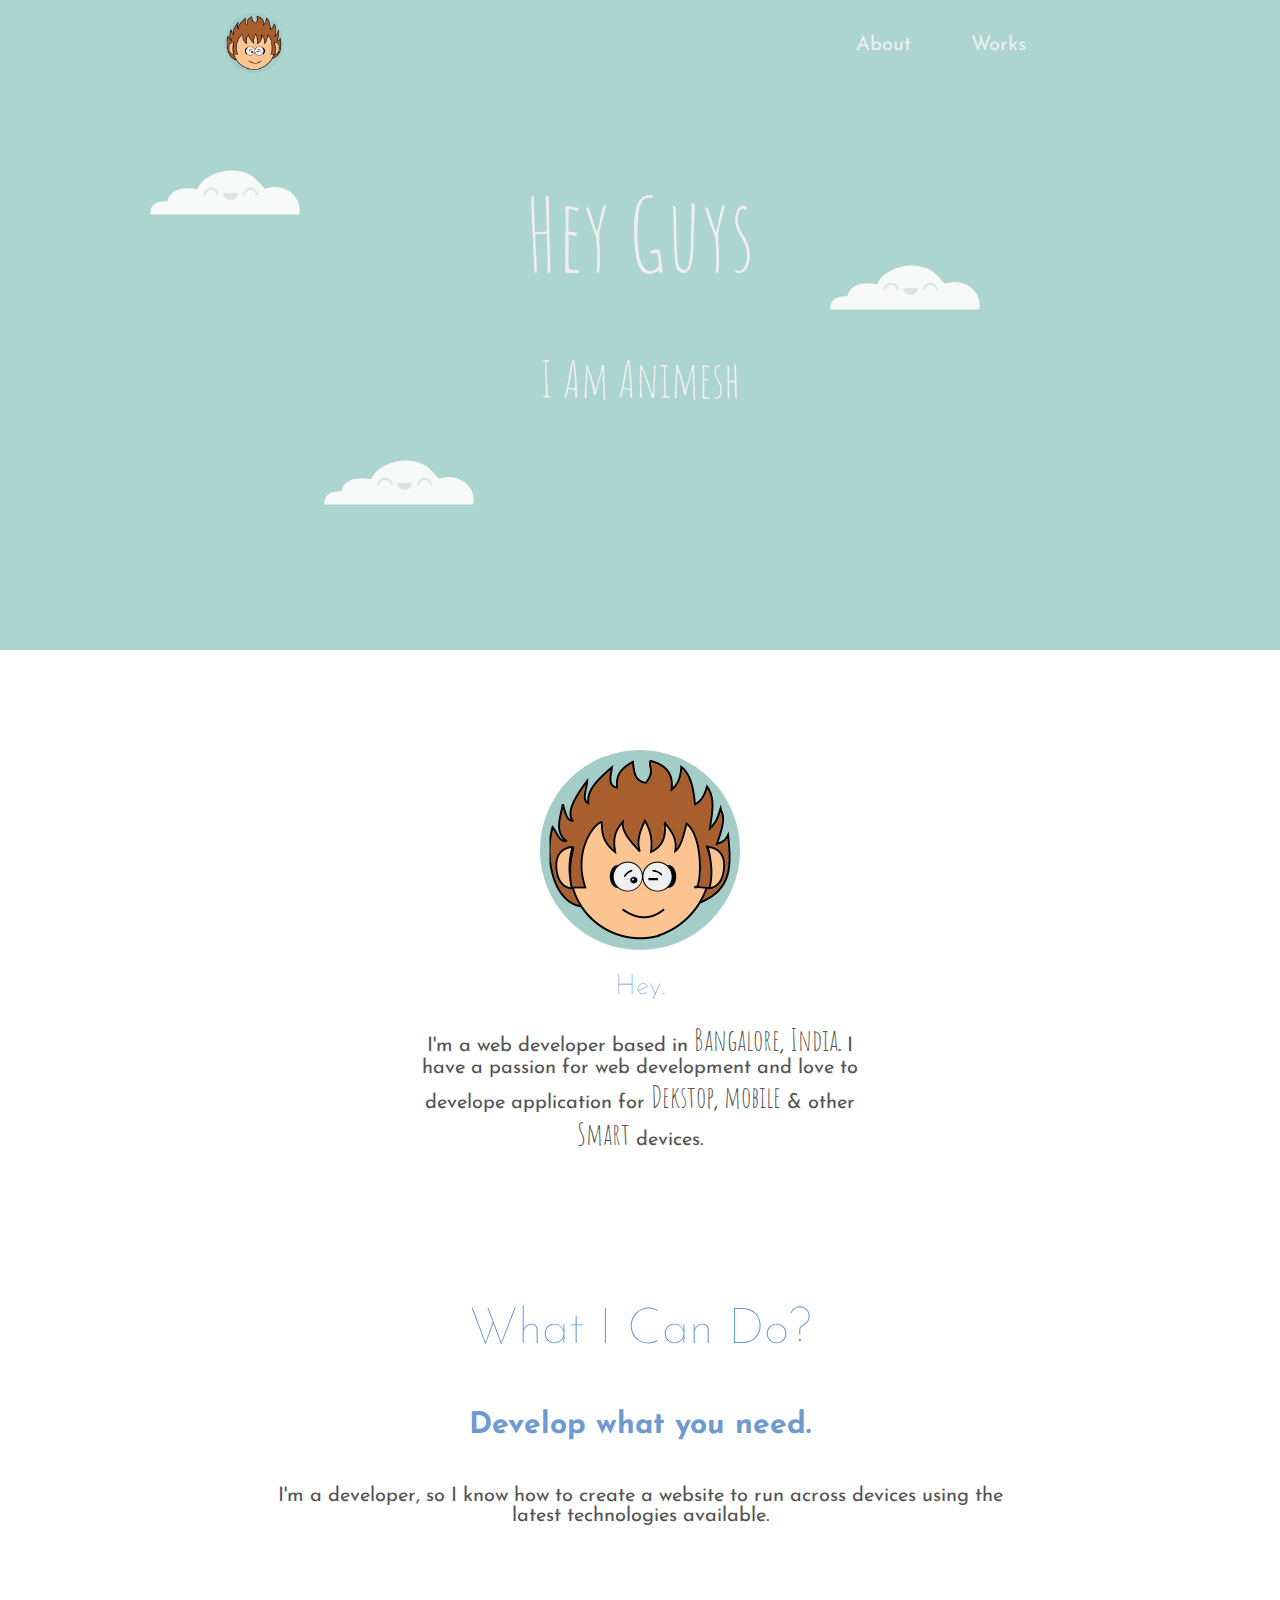
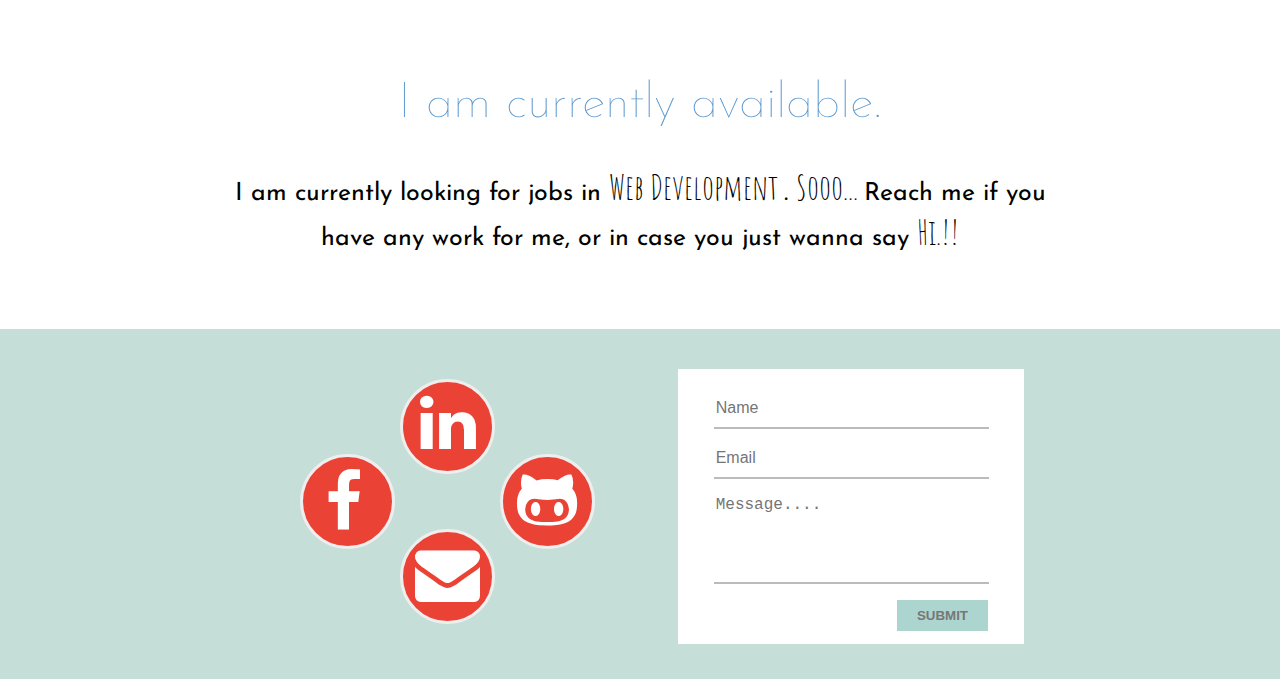
<file: index.html>
<!DOCTYPE html>
<html>
  <head>
    <meta charset="utf-8">
    <meta name="viewport" content="width=device-width, initial-scale=1.0">
    <link rel="stylesheet" href="css/main.min.css">
    <link rel="stylesheet" href="css/font-awesome.min.css">
    <link href="https://fonts.googleapis.com/css?family=Amatic+SC" rel="stylesheet">
    <link href="https://fonts.googleapis.com/css?family=Josefin+Sans" rel="stylesheet">
    <script src="https://code.jquery.com/jquery-3.2.1.min.js" integrity="sha256-hwg4gsxgFZhOsEEamdOYGBf13FyQuiTwlAQgxVSNgt4=" crossorigin="anonymous"></script>
    <script type="text/javascript" src="js/type.js"></script>
    <script type="text/javascript" src="js/smoothscroll.js"></script>
    <script type="text/javascript" src="js/master.js"></script>
    <title>Animesh | Portfolio</title>
  </head>
  <body>
    <section class="top">
      <div class="header down" id="header">
        <div class="wrapper mobile-wrapper">
          <div class="logo">
            <a href="index.html"><img src="img/logo.png"></a>
          </div>
          <ul class="nav-tabs">
            <li>
              <a href="" id="click-scroll" onclick="smoothScroll(document.getElementById('about').offsetTop);return false;">
              About</a></li>
            <li><a href="work.html">Works</a></li>
          </ul>
        </div>
      </div>
      <div class="container">
        <div class="wrapper mobile-wrapper">
          <div class="textChanger">
            <span class="spaceVisible">|</span>
            <h1 id="textType">Hey Guys</h1>
            <span class="spaceVisible">|</span>
            <p>
              I Am <span>Animesh</span>
            </p>
            <div class="clouds-wrapper">
              <div class="cloud"></div>
              <div class="cloud"></div>
              <div class="cloud"></div>
            </div>
          </div>
        </div>
      </div>
    </section>
    <section class="saying-hello" id="about">
      <div class="wrapper mobile-wrapper">
        <div class="about-me">
          <img src="img/logo.png"/>
          <h1>Hey.</h1>
          <p>
            I'm a web developer based in <span>Bangalore</span>, <span>India</span>.
            I have a passion for web development and love to develope application
            for <span>Dekstop</span>, <span>mobile</span> & other <span>Smart</span> devices.
          </p>
        </div>
      </div>
    </section>
    <section class="what-ido">
      <div class="wrapper mobile-wrapper">
        <h1>What I Can Do?</h1>
        <h2>Develop what you need.</h2>
        <p>
          I'm a developer, so I know how to create a website to
          run across devices using the latest technologies available.
        </p>
      </div>
    </section>
    <section class="available">
      <div class="wrapper mobile-wrapper">
        <h1>I am currently available.</h1>
        <p>
          I am currently looking for jobs in <span> Web Development </span>.
          <span> Sooo... </span> Reach me if you have any work for me, or in case you just
          wanna  say <span> Hi.!!</span>
        </p>
      </div>
    </section>
    <footer>
      <div class="footer">
        <div class="icon-animation-area">
          <a href="#">
            <span id="github" class="social-media-icon github-animation">
              <i class="fa fa-github-alt" aria-hidden="true"></i>
            </span>
          </a>
          <a href="#">
            <span id="linkedin" class="social-media-icon linkedin-animation">
              <i class="fa fa-linkedin" aria-hidden="true"></i>
            </span>
          </a>
          <a href="#">
            <span id="gmail" class="social-media-icon gmail-animation">
              <i class="fa fa-envelope" aria-hidden="true"></i>
            </span>
          </a>
          <a href="#">
            <span id="facebook" class="social-media-icon facebook-animation">
              <i class="fa fa-facebook" aria-hidden="true"></i>
            </span>
          </a>
        </div>
        <form class="contact-form">
          <input class="form-styling" type="text" placeholder="Name">
          <input class="form-styling" type="email" placeholder="Email">
          <textarea class="form-styling" placeholder="Message...."></textarea>
          <button type="submit" onclick="return false;">SUBMIT</button>
        </form>
      </div>
    </footer>
  </body>
</html>
</file>
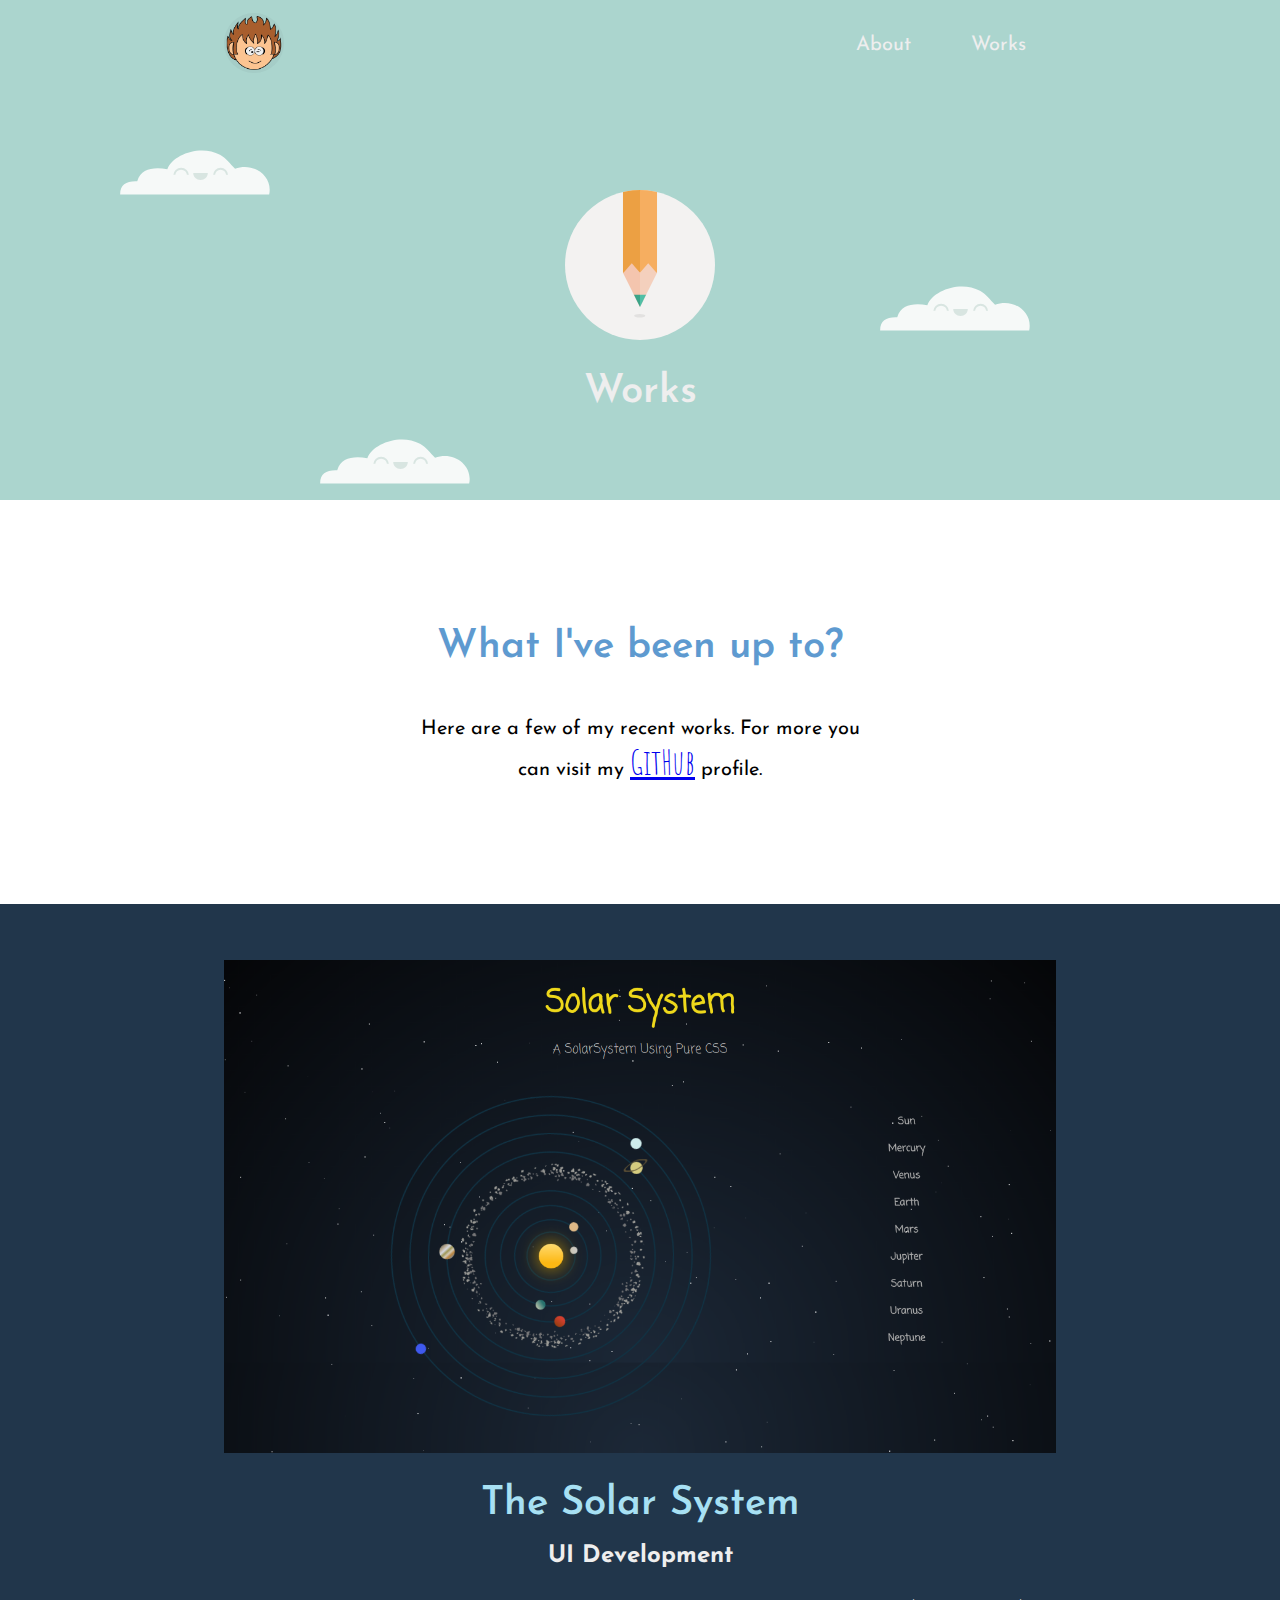
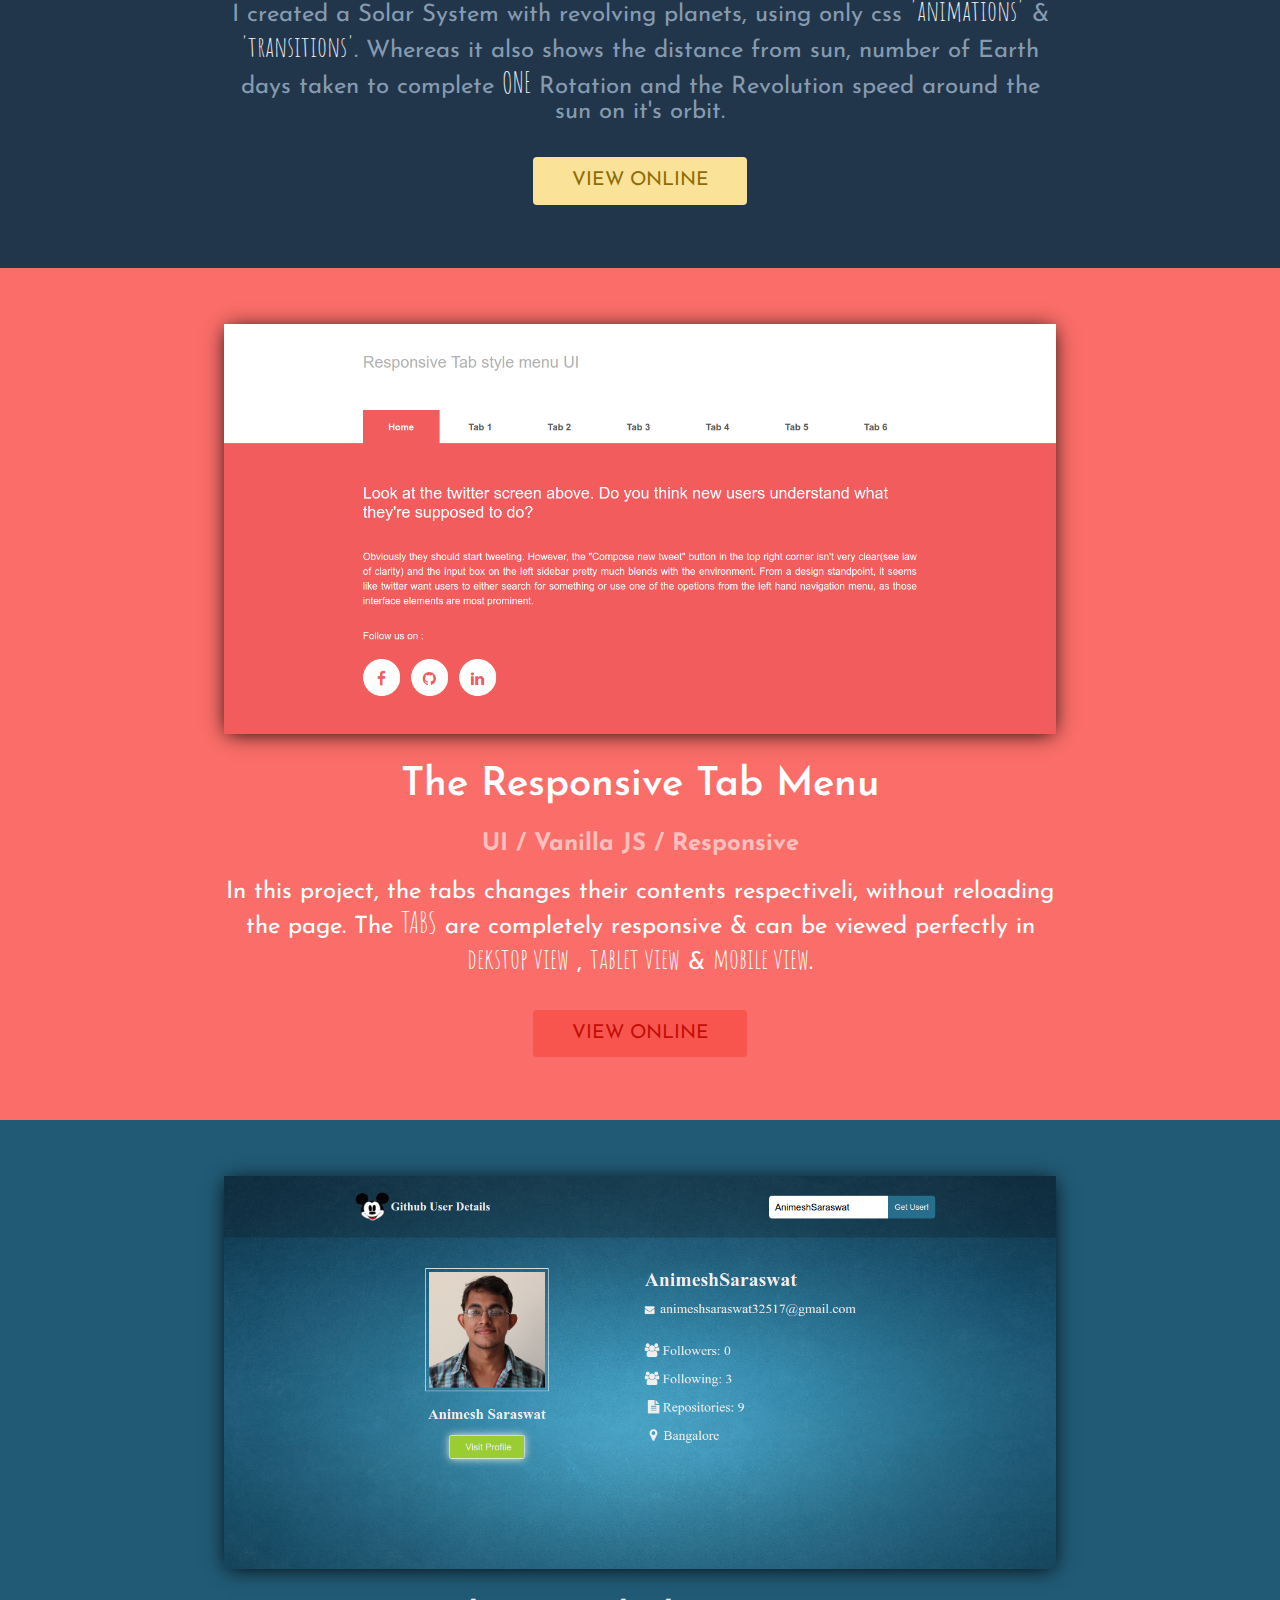
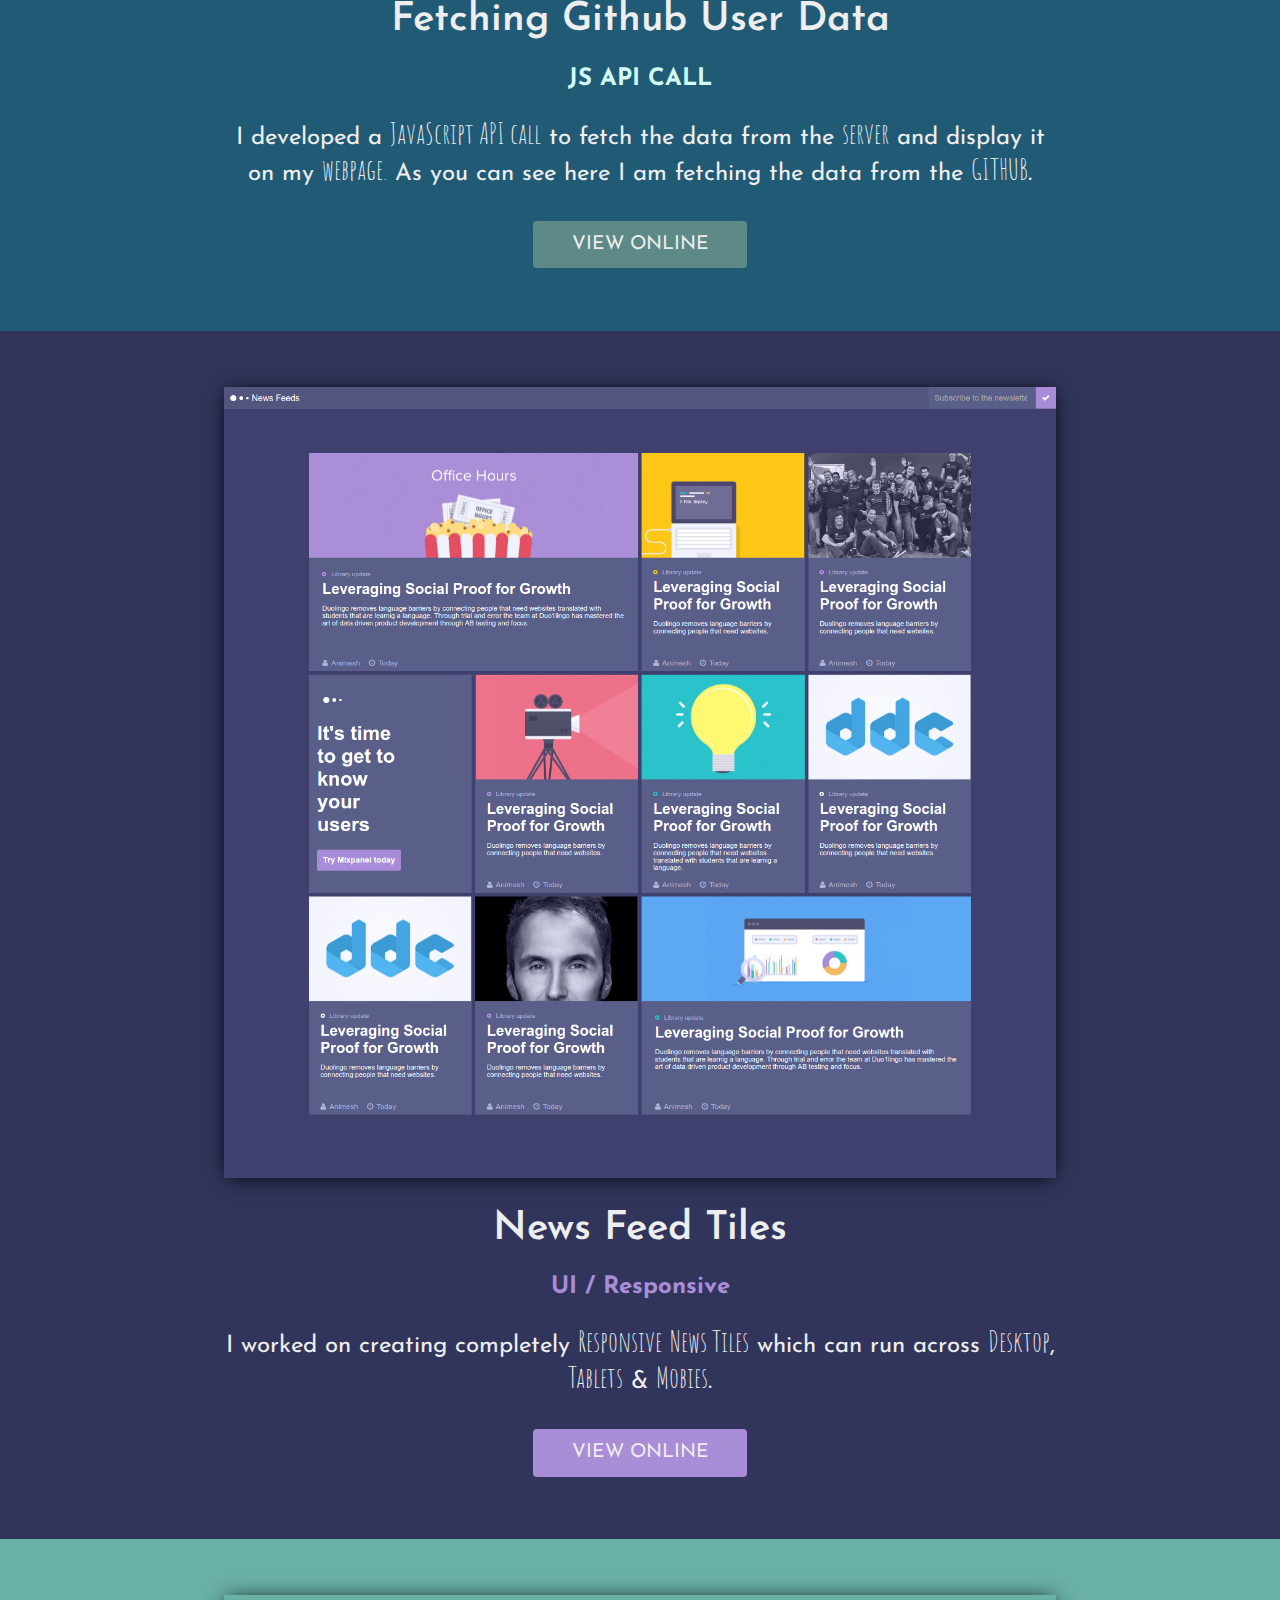
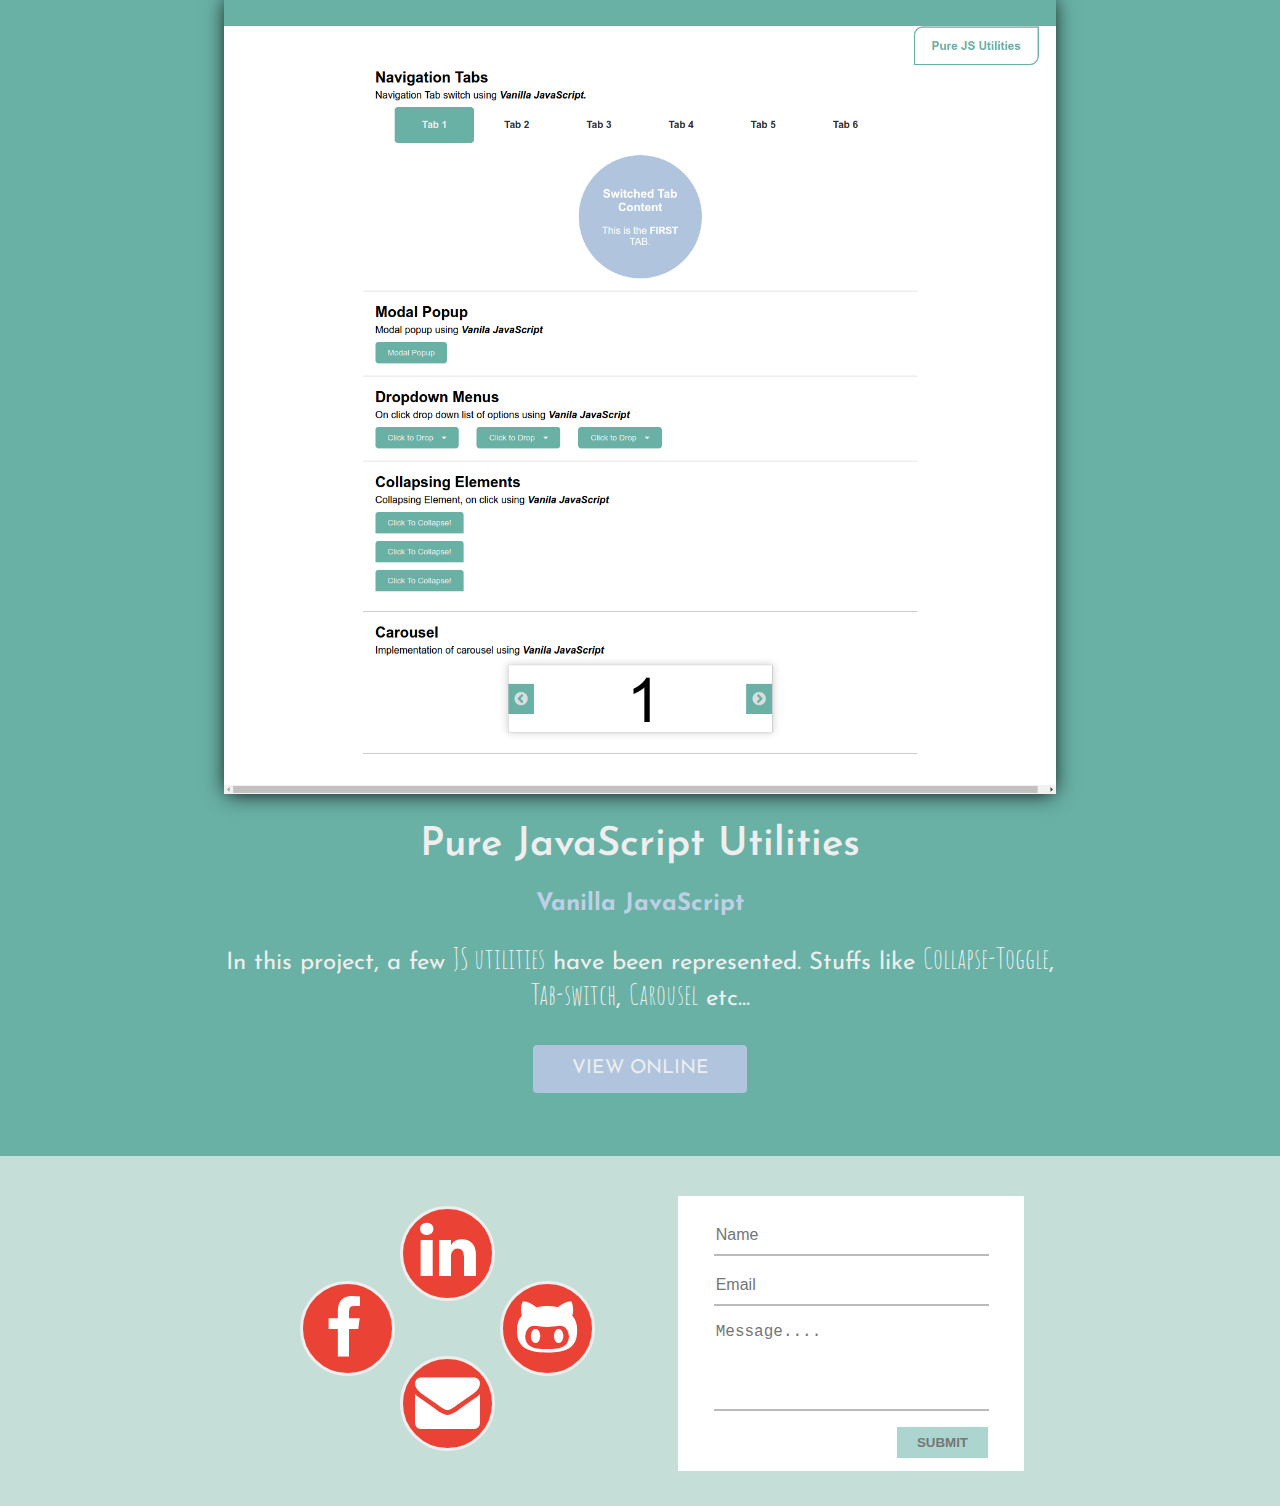
<file: work.html>
<!DOCTYPE html>
<html>
  <head>
    <meta name="viewport" content="width=device-width, initial-scale=1.0">
    <link rel="stylesheet" href="css/main.min.css">
    <link rel="stylesheet" href="css/font-awesome.min.css">
    <link href="https://fonts.googleapis.com/css?family=Amatic+SC" rel="stylesheet">
    <link href="https://fonts.googleapis.com/css?family=Josefin+Sans" rel="stylesheet">
    <meta charset="utf-8">
    <title>Animesh | Works</title>
  </head>
  <body>
    <section class="work-top">
      <div class="header " id="header">
        <div class="wrapper mobile-wrapper">
          <div class="logo">
            <a href="index.html"><img src="img/logo.png"></a>
          </div>
          <ul class="nav-tabs">
            <li><a href="index.html">About</a></li>
            <li><a href="work.html">Works</a></li>
          </ul>
        </div>
      </div>
      <div class="container">
        <div class="wrapper mobile-wrapper">
          <div class="work-img">
            <img src="img/pencil.svg"/>
            <h1>Works</h1>
          </div>
          <div class="textChanger">
            <div class="clouds-wrapper">
              <div class="cloud"></div>
              <div class="cloud"></div>
              <div class="cloud"></div>
            </div>
          </div>
        </div>
      </div>
    </section>
    <section class="work-intro">
      <div class="wrapper mobile-wrapper">
        <div class="work-head">
          <h1>What I've been up to?</h1>
          <p>
            Here are a few of my recent works. For more
            you can visit my
            <a href="https://github.com/AnimeshSaraswat" target="_blank">GitHub</a> profile.
          </p>
        </div>
      </div>
    </section>
    <section class="projects project-one">
      <div class="wrapper mobile-wrapper">
        <div class="project-description">
        <img src="img/Solar System.png"/>
        <h1>The Solar System</h1>
        <h2>UI Development</h2>
        <p>
          I created a Solar System with revolving planets, using only
          css <span>'animations'</span> & <span>'transitions'</span>.
          Whereas it also shows the distance from sun, number of Earth days taken to complete
          <span>ONE</span> Rotation and the Revolution speed around the sun on it's orbit.
        </p>
        <p class="btn">
          <a href="https://animeshsaraswat.github.io/SolarSystem/">VIEW ONLINE</a>
        </p>
        </div>
      </div>
    </section>
    <section class="projects project-two">
      <div class="wrapper mobile-wrapper">
        <div class="project-description">
          <img src="img/Responsive Tabs.png"/>
          <h1>The Responsive Tab Menu</h1>
          <h2>UI / Vanilla JS / Responsive</h2>
          <p>
            In this project, the tabs changes their contents respectiveli,
            without reloading the page. The <span>TABS</span> are completely responsive
            & can be viewed perfectly in <span>dekstop view</span> , <span>tablet view</span>
            & <span>mobile view</span>.
          </p>
          <p class="btn">
            <a href="https://animeshsaraswat.github.io/JS-Tabs/">VIEW ONLINE</a>
          </p>
        </div>
      </div>
    </section>
    <section class="projects project-three">
      <div class="wrapper mobile-wrapper">
        <div class="project-description">
          <img src="img/Github User Data Extraction.png"/>
          <h1>Fetching Github User Data</h1>
          <h2>JS API CALL</h2>
          <p>
            I developed a <span>JavaScript API call</span> to fetch the data
            from the <span>server</span> and display it on my <span>webpage.</span>
            As you can see here I am fetching the data from the <span>GITHUB</span>.
          </p>
          <p class="btn">
            <a href="https://animeshsaraswat.github.io/JS-API-Data-Extraction-Representation/">
              VIEW ONLINE
            </a>
          </p>
        </div>
      </div>
    </section>
    <section class="projects project-four">
      <div class="wrapper mobile-wrapper">
        <div class="project-description">
          <img src="img/News Feeds.png"/>
          <h1>News Feed Tiles</h1>
          <h2>UI / Responsive</h2>
          <p>
            I worked on creating completely <span>Responsive</span> <span>News Tiles</span>
            which can run across <span>Desktop</span>, <span>Tablets</span> & <span>Mobies</span>.
          </p>
          <p class="btn">
            <a href="https://animeshsaraswat.github.io/NewsFeed/">
              VIEW ONLINE
            </a>
          </p>
        </div>
      </div>
    </section>
    <section class="projects project-five">
      <div class="wrapper mobile-wrapper">
        <div class="project-description">
          <img src="img/Pure Js Utility.png"/>
          <h1>Pure JavaScript Utilities</h1>
          <h2>Vanilla JavaScript</h2>
          <p>
            In this project, a few <span>JS utilities</span> have been represented.
            Stuffs like <span>Collapse-Toggle</span>, <span>Tab-switch</span>, <span>Carousel</span>
            etc...
          </p>
          <p class="btn">
            <a href="https://animeshsaraswat.github.io/PureJSUtilities/">
              VIEW ONLINE
            </a>
          </p>
        </div>
      </div>
    </section>
    <footer>
      <div class="footer">
        <div class="icon-animation-area">
          <a href="#">
            <span id="github" class="social-media-icon github-animation">
              <i class="fa fa-github-alt" aria-hidden="true"></i>
            </span>
          </a>
          <a href="#">
            <span id="linkedin" class="social-media-icon linkedin-animation">
              <i class="fa fa-linkedin" aria-hidden="true"></i>
            </span>
          </a>
          <a href="#">
            <span id="gmail" class="social-media-icon gmail-animation">
              <i class="fa fa-envelope" aria-hidden="true"></i>
            </span>
          </a>
          <a href="#">
            <span id="facebook" class="social-media-icon facebook-animation">
              <i class="fa fa-facebook" aria-hidden="true"></i>
            </span>
          </a>
        </div>
        <form class="contact-form">
          <input class="form-styling" type="text" placeholder="Name">
          <input class="form-styling" type="email" placeholder="Email">
          <textarea class="form-styling" placeholder="Message...."></textarea>
          <button type="submit" onclick="return false;">SUBMIT</button>
        </form>
      </div>
    </footer>
  </body>
</html>
</file>
<file: css/main.min.css>
*{box-sizing:border-box}body,html{margin:0px;height:100%;width:100%;font-family:'Josefin Sans', sans-serif}@-webkit-keyframes zoomInDown{from{opacity:0;-webkit-transform:scale3d(0.1, 0.1, 0.1) translate3d(0, -1500px, 0);transform:scale3d(0.1, 0.1, 0.1) translate3d(0, -1500px, 0);-webkit-animation-timing-function:cubic-bezier(0.55, 0.055, 0.675, 0.19);animation-timing-function:cubic-bezier(0.55, 0.055, 0.675, 0.19)}60%{opacity:1;-webkit-transform:scale3d(0.475, 0.475, 0.475) translate3d(0, 60px, 0);transform:scale3d(0.475, 0.475, 0.475) translate3d(0, 60px, 0);-webkit-animation-timing-function:cubic-bezier(0.175, 0.885, 0.32, 1);animation-timing-function:cubic-bezier(0.175, 0.885, 0.32, 1)}}@keyframes zoomInDown{from{opacity:0;-webkit-transform:scale3d(0.1, 0.1, 0.1) translate3d(0, -1500px, 0);transform:scale3d(0.1, 0.1, 0.1) translate3d(0, -1500px, 0);-webkit-animation-timing-function:cubic-bezier(0.55, 0.055, 0.675, 0.19);animation-timing-function:cubic-bezier(0.55, 0.055, 0.675, 0.19)}60%{opacity:1;-webkit-transform:scale3d(0.475, 0.475, 0.475) translate3d(0, 60px, 0);transform:scale3d(0.475, 0.475, 0.475) translate3d(0, 60px, 0);-webkit-animation-timing-function:cubic-bezier(0.175, 0.885, 0.32, 1);animation-timing-function:cubic-bezier(0.175, 0.885, 0.32, 1)}}@-webkit-keyframes zoomInLeft{from{opacity:0;-webkit-transform:scale3d(0.1, 0.1, 0.1) translate3d(-2000px, 0, 0);transform:scale3d(0.1, 0.1, 0.1) translate3d(-2000px, 0, 0);-webkit-animation-timing-function:cubic-bezier(0.55, 0.055, 0.675, 0.19);animation-timing-function:cubic-bezier(0.55, 0.055, 0.675, 0.19)}60%{opacity:1;-webkit-transform:scale3d(0.475, 0.475, 0.475) translate3d(10px, 0, 0);transform:scale3d(0.475, 0.475, 0.475) translate3d(10px, 0, 0);-webkit-animation-timing-function:cubic-bezier(0.175, 0.885, 0.32, 1);animation-timing-function:cubic-bezier(0.175, 0.885, 0.32, 1)}}@keyframes zoomInLeft{from{opacity:0;-webkit-transform:scale3d(0.1, 0.1, 0.1) translate3d(-2000px, 0, 0);transform:scale3d(0.1, 0.1, 0.1) translate3d(-2000px, 0, 0);-webkit-animation-timing-function:cubic-bezier(0.55, 0.055, 0.675, 0.19);animation-timing-function:cubic-bezier(0.55, 0.055, 0.675, 0.19)}60%{opacity:1;-webkit-transform:scale3d(0.475, 0.475, 0.475) translate3d(10px, 0, 0);transform:scale3d(0.475, 0.475, 0.475) translate3d(10px, 0, 0);-webkit-animation-timing-function:cubic-bezier(0.175, 0.885, 0.32, 1);animation-timing-function:cubic-bezier(0.175, 0.885, 0.32, 1)}}@-webkit-keyframes zoomInRight{from{opacity:0;-webkit-transform:scale3d(0.1, 0.1, 0.1) translate3d(2000px, 0, 0);transform:scale3d(0.1, 0.1, 0.1) translate3d(2000px, 0, 0);-webkit-animation-timing-function:cubic-bezier(0.55, 0.055, 0.675, 0.19);animation-timing-function:cubic-bezier(0.55, 0.055, 0.675, 0.19)}60%{opacity:1;-webkit-transform:scale3d(0.475, 0.475, 0.475) translate3d(-10px, 0, 0);transform:scale3d(0.475, 0.475, 0.475) translate3d(-10px, 0, 0);-webkit-animation-timing-function:cubic-bezier(0.175, 0.885, 0.32, 1);animation-timing-function:cubic-bezier(0.175, 0.885, 0.32, 1)}}@keyframes zoomInRight{from{opacity:0;-webkit-transform:scale3d(0.1, 0.1, 0.1) translate3d(2000px, 0, 0);transform:scale3d(0.1, 0.1, 0.1) translate3d(2000px, 0, 0);-webkit-animation-timing-function:cubic-bezier(0.55, 0.055, 0.675, 0.19);animation-timing-function:cubic-bezier(0.55, 0.055, 0.675, 0.19)}60%{opacity:1;-webkit-transform:scale3d(0.475, 0.475, 0.475) translate3d(-10px, 0, 0);transform:scale3d(0.475, 0.475, 0.475) translate3d(-10px, 0, 0);-webkit-animation-timing-function:cubic-bezier(0.175, 0.885, 0.32, 1);animation-timing-function:cubic-bezier(0.175, 0.885, 0.32, 1)}}@-webkit-keyframes zoomInUp{from{opacity:0;-webkit-transform:scale3d(0.1, 0.1, 0.1) translate3d(0, 1000px, 0);transform:scale3d(0.1, 0.1, 0.1) translate3d(0, 1000px, 0);-webkit-animation-timing-function:cubic-bezier(0.55, 0.055, 0.675, 0.19);animation-timing-function:cubic-bezier(0.55, 0.055, 0.675, 0.19)}60%{opacity:1;-webkit-transform:scale3d(0.475, 0.475, 0.475) translate3d(0, -60px, 0);transform:scale3d(0.475, 0.475, 0.475) translate3d(0, -60px, 0);-webkit-animation-timing-function:cubic-bezier(0.175, 0.885, 0.32, 1);animation-timing-function:cubic-bezier(0.175, 0.885, 0.32, 1)}}@keyframes zoomInUp{from{opacity:0;-webkit-transform:scale3d(0.1, 0.1, 0.1) translate3d(0, 1000px, 0);transform:scale3d(0.1, 0.1, 0.1) translate3d(0, 1000px, 0);-webkit-animation-timing-function:cubic-bezier(0.55, 0.055, 0.675, 0.19);animation-timing-function:cubic-bezier(0.55, 0.055, 0.675, 0.19)}60%{opacity:1;-webkit-transform:scale3d(0.475, 0.475, 0.475) translate3d(0, -60px, 0);transform:scale3d(0.475, 0.475, 0.475) translate3d(0, -60px, 0);-webkit-animation-timing-function:cubic-bezier(0.175, 0.885, 0.32, 1);animation-timing-function:cubic-bezier(0.175, 0.885, 0.32, 1)}}h1{font-weight:100}.wrapper{width:65%;margin:0 auto;height:100%;text-align:center}.header.down{top:-70px}.header.head--pinned{top:0px;transform:translate3d(0, -90px, 0)}.top,.work-top{padding-top:70px;min-height:650px}.work-top{min-height:500px}.top,.work-top{background:#abd5ce}.top .header,.work-top .header{position:fixed;top:0px;width:100%;height:90px;transition:all 0.5s ease-in-out;z-index:1;background:#abd5ce}.top .header .wrapper .logo,.work-top .header .wrapper .logo{display:flex;float:left;height:100%;align-items:center;justify-content:center}.top .header .wrapper .logo img,.work-top .header .wrapper .logo img{height:60px;width:60px;border-radius:50%}.top .header .wrapper .nav-tabs,.work-top .header .wrapper .nav-tabs{display:flex;list-style-type:none;float:right;height:100%;align-items:center;justify-content:center;padding:0px;margin:0px}.top .header .wrapper .nav-tabs li,.work-top .header .wrapper .nav-tabs li{font-size:20px}.top .header .wrapper .nav-tabs li a,.work-top .header .wrapper .nav-tabs li a{padding:25px 30px;text-decoration:none;color:#eee;cursor:pointer}.top .header .wrapper .nav-tabs li a:hover,.work-top .header .wrapper .nav-tabs li a:hover{color:#ffed00}.top .container,.work-top .container{width:100%;position:relative}.top .container .wrapper,.work-top .container .wrapper{color:#eee;text-align:center}.top .container .wrapper .textChanger,.work-top .container .wrapper .textChanger{padding:100px;font-family:'Amatic SC', cursive}.top .container .wrapper .textChanger .spaceVisible,.work-top .container .wrapper .textChanger .spaceVisible{visibility:hidden;font-size:100px;display:inline-block}.top .container .wrapper .textChanger h1,.work-top .container .wrapper .textChanger h1{font-size:100px;display:inline-block;margin:0px}.top .container .wrapper .textChanger p,.work-top .container .wrapper .textChanger p{font-size:50px}.top .container .wrapper .textChanger .clouds-wrapper .cloud,.work-top .container .wrapper .textChanger .clouds-wrapper .cloud{background:url("../img/cloud.svg");width:150px;height:45px;position:absolute}.top .container .wrapper .textChanger .clouds-wrapper div:nth-child(1),.work-top .container .wrapper .textChanger .clouds-wrapper div:nth-child(1){left:150px;top:100px}.top .container .wrapper .textChanger .clouds-wrapper div:nth-child(2),.work-top .container .wrapper .textChanger .clouds-wrapper div:nth-child(2){bottom:250px;right:300px}.saying-hello .wrapper{width:35%}.saying-hello .wrapper .about-me{padding:100px 0px 50px}.saying-hello .wrapper .about-me img{width:200px;height:200px;border-radius:50%}.saying-hello .wrapper .about-me h1{color:#5e9ad0;font-size:28px}.saying-hello .wrapper .about-me p{font-size:20px;color:#545454}.saying-hello .wrapper .about-me p span{font-family:'Amatic SC', cursive;font-size:30px}.what-ido{padding:50px}.what-ido .wrapper h1{color:#5e9ad0;font-size:50px}.what-ido .wrapper h2{color:#6e9ad0;font-size:30px;padding:20px}.what-ido .wrapper p{font-size:20px;color:#545454}.available{padding:50px 0px}.available .wrapper h1{font-size:50px;color:#5e9ad0}.available .wrapper p{font-size:25px}.available .wrapper p span{font-family:'Amatic SC', cursive;font-size:35px}.work-top{padding-top:0px}.work-top .header{position:relative}.work-top .container .wrapper .work-img{max-width:150px;margin:0 auto;padding-top:100px}.work-top .container .wrapper .work-img img{width:100%}.work-top .container .wrapper .work-img h1{font-size:40px;font-weight:600}.work-top .container .wrapper .textChanger{padding:0px}.work-top .container .wrapper .textChanger .clouds-wrapper div:nth-child(1){top:60px;left:120px}.work-top .container .wrapper .textChanger .clouds-wrapper div:nth-child(2){bottom:25%;right:250px}.work-top .container .wrapper .textChanger .clouds-wrapper div:nth-child(3){left:25%}.work-intro .wrapper .work-head{width:55%;margin:0 auto}.work-intro .wrapper .work-head h1{font-weight:600;font-size:40px;padding:100px 0px 25px;color:#5e9ad0}.work-intro .wrapper .work-head p{font-size:20px;padding-bottom:100px}.work-intro .wrapper .work-head p a{font-family:'Amatic SC', cursive;font-size:35px}.projects{padding:3.5em 0px}.projects img{width:100%}.projects h1{font-size:2.5em;font-weight:600}.projects p{font-size:1.5em}.projects span{font-family:'Amatic SC', cursive;font-size:1.2em}.projects a{text-decoration:none;padding:0.75em 2em;border-radius:4px;transition:all 0.3s ease-in-out;font-size:0.8em;cursor:pointer}.projects .btn{padding:20px 0px;margin:0}.project-one{background:#21364B}.project-one .project-description h1{color:#a7e0f3;margin-bottom:0px}.project-one .project-description p{color:#869bb0}.project-one .project-description p a{color:#8c6c07;background:#fae298}.project-one .project-description p a:hover{background:#f8d467}.project-one .project-description h2{color:#eee}.project-one .project-description span{color:#eee}.project-two{background:#FA6D68}.project-two img{box-shadow:0px 2px 20px -3px}.project-two h1,.project-two p{color:#fff}.project-two h2{color:#FDBFBD}.project-two a{background:#f9554f;color:#c30d06}.project-two a:hover{background:#f83d37}.project-three{background:#215a75}.project-three img{box-shadow:0px 2px 20px -3px}.project-three h1,.project-three p{color:#eee}.project-three h2{color:#D4FAF6}.project-three a{background:#5d8986;color:#eee}.project-three a:hover{background:#527a77}.project-four{background:#31355b}.project-four img{box-shadow:0px 2px 20px -3px}.project-four h1,.project-four p{color:#eee}.project-four h2{color:#a98dd7}.project-four a{background:#a98dd7;color:#eee}.project-four a:hover{background:#9176bd}.project-five{background:#69b0a5}.project-five img{box-shadow:0px 2px 20px -3px}.project-five h1,.project-five p{color:#eee}.project-five h2{color:#bfd0e6}.project-five a{background:#b0c4de;color:#eee}.project-five a:hover{background:#95aece}footer{position:relative;height:350px;overflow:hidden;background:#C5DED7}footer .footer{width:60%;margin:0 auto;overflow:hidden}footer .footer .icon-animation-area .social-media-icon{width:95px;height:95px;border-radius:50%;position:absolute;background-color:#EA4335;border:3px solid #eee}footer .footer .icon-animation-area .social-media-icon .fa{font-size:65px;position:absolute;color:#fff}footer .footer .icon-animation-area .zoomInRight{-webkit-animation-name:zoomInRight;animation-name:zoomInRight;animation-duration:5s}footer .footer .icon-animation-area .zoomInUp{-webkit-animation-name:zoomInUp;animation-name:zoomInUp;animation-duration:2s}footer .footer .icon-animation-area .zoomInDown{-webkit-animation-name:zoomInDown;animation-name:zoomInDown;animation-duration:4s}footer .footer .icon-animation-area .zoomInLeft{-webkit-animation-name:zoomInLeft;animation-name:zoomInLeft;animation-duration:3s}footer .footer .icon-animation-area .github-animation{top:125px;left:500px}footer .footer .icon-animation-area .github-animation .fa{left:14px;top:8px}footer .footer .icon-animation-area .linkedin-animation{top:50px;left:400px}footer .footer .icon-animation-area .linkedin-animation .fa{left:17px;top:8px}footer .footer .icon-animation-area .facebook-animation{top:125px;left:300px}footer .footer .icon-animation-area .facebook-animation .fa{top:12px;left:22px}footer .footer .icon-animation-area .gmail-animation{top:200px;left:400px}footer .footer .icon-animation-area .gmail-animation .fa{top:9px;left:12px}footer .footer .contact-form{height:275px;width:45%;padding:20px;float:right;background:#fff;margin:40px 0px;text-align:center}footer .footer .contact-form .form-styling{border:none;font-size:16px;width:90%;height:40px;margin-bottom:10px;border-bottom:2px solid #bbb}footer .footer .contact-form .form-styling:nth-child(2){margin-bottom:15px}footer .footer .contact-form .form-styling:nth-child(3){height:90px;resize:none}footer .footer .contact-form .form-styling:focus{outline:none}footer .footer .contact-form button{margin-top:2px;margin-right:16px;float:right;padding:8px 20px;border:none;font-weight:600;color:#777;background:#abd5ce;transition:all 0.5s ease-in-out;cursor:pointer}footer .footer .contact-form button:focus{outline:none}footer .footer .contact-form button:hover{color:#eee;background:#6e9ad0}@media only screen and (min-width: 320px) and (max-width: 1024px){.projects a{padding:0.75em 6em}.projects h1{font-size:2.0em}.projects p{font-size:1.2em}.mobile-wrapper{width:90%}.top .header,.work-top .header{min-height:90px}.top .header .mobile-wrapper .logo,.work-top .header .mobile-wrapper .logo{padding-left:20px}.top .header .mobile-wrapper .logo a img,.work-top .header .mobile-wrapper .logo a img{width:65px;height:70px}.top .header .mobile-wrapper .nav-tabs li,.work-top .header .mobile-wrapper .nav-tabs li{font-size:25px}.top .header .mobile-wrapper .nav-tabs li a,.work-top .header .mobile-wrapper .nav-tabs li a{padding:25px 15px}.top .container .mobile-wrapper .textChanger,.work-top .container .mobile-wrapper .textChanger{padding:0px;padding-top:100px}.top .container .mobile-wrapper .textChanger .clouds-wrapper div:nth-child(1),.work-top .container .mobile-wrapper .textChanger .clouds-wrapper div:nth-child(1){left:0px;top:50px}.top .container .mobile-wrapper .textChanger .clouds-wrapper div:nth-child(2),.work-top .container .mobile-wrapper .textChanger .clouds-wrapper div:nth-child(2){bottom:115px;right:0px}.saying-hello .mobile-wrapper{width:90%}.work-top .container{overflow:hidden}.work-top .container .mobile-wrapper .textChanger .clouds-wrapper div:nth-child(1){left:-35px}.work-top .container .mobile-wrapper .textChanger .clouds-wrapper div:nth-child(2){bottom:200px;right:-40px}.work-top .container .mobile-wrapper .textChanger .clouds-wrapper div:nth-child(3){left:20%;bottom:35px}.work-intro .mobile-wrapper .work-head{width:85%}}
</file>
